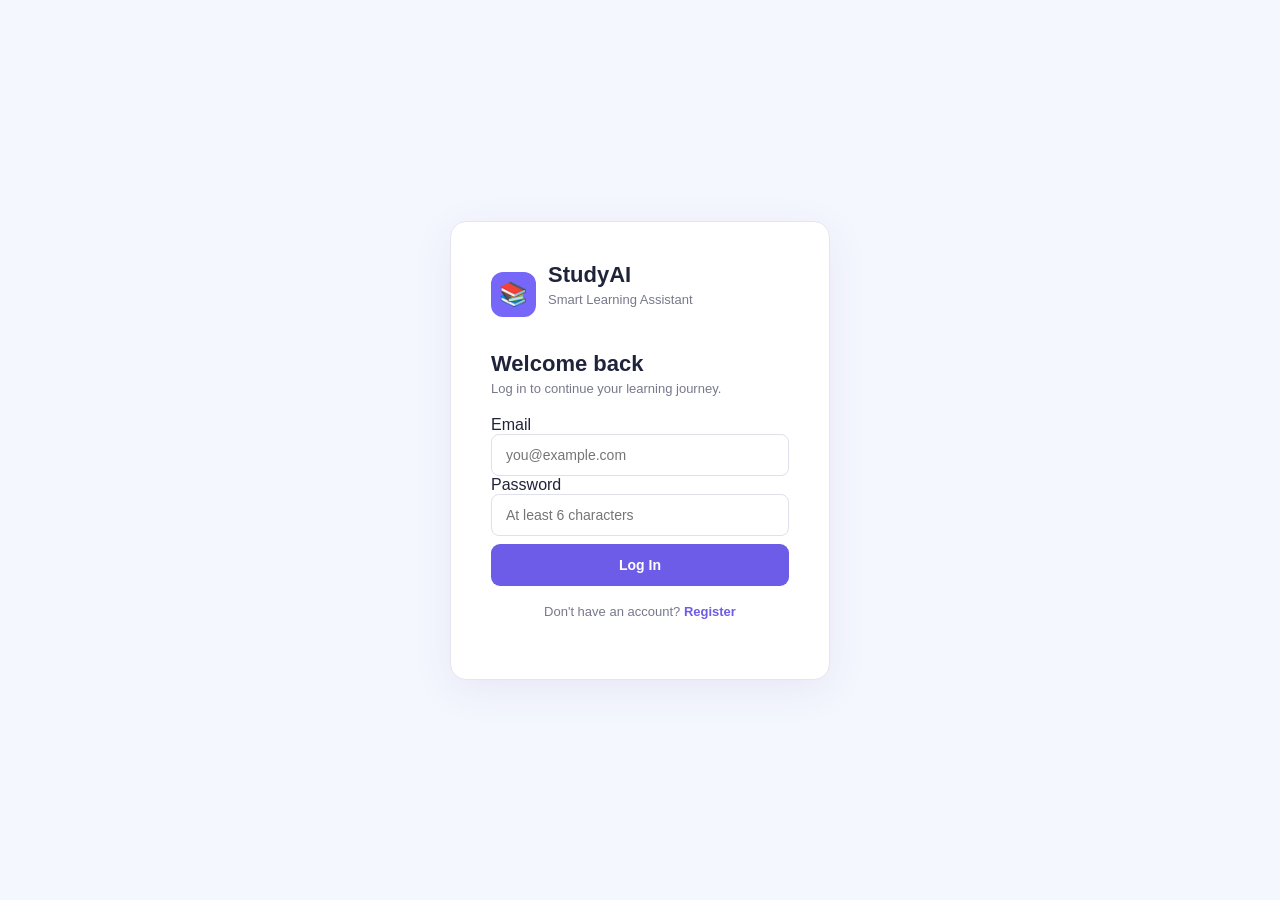
<file: index.html>
<!DOCTYPE html>
<html lang="en">
<head>
    <meta charset="UTF-8">
    <meta name="viewport" content="width=device-width, initial-scale=1.0">
    <title>Study Assistant</title>
    <link rel="stylesheet" href="style.css?v=2">
<script src="script.js?v=2"></script>
</head>
<body>
    <div class="app">
        <aside class="sidebar">
            <div class="logo">
                <div class="logo-icon">📚</div>
                <div>
                    <h2>Study<span>AI</span></h2>
                    <p>Smart Learning Assistant</p>
                    
                </div>
            </div>
            <div class="menu">
                <button type="button" class="menu-btn active" onclick="showSection('dashboard')">🏠<span>Dashboard</span></button>
                <button type="button" class="menu-btn" onclick="showSection('ask')">🤖<span>Ask AI</span></button>
                <button type="button" class="menu-btn" onclick="showSection('upload')">📤<span>Upload Notes</span></button>
                <button type="button" class="menu-btn" onclick="showSection('plan')">📅<span>Study Plan</span></button>
                <button type="button" class="menu-btn" onclick="showSection('quiz')">🧠<span>Quiz</span></button>
            </div>
            <div class="sidebar-bottom">
                <p>Available Subjects</p>
                <div id="sidebarSubjects"><span class="subject-loading">Loading...</span></div>
                <button type="button" class="refresh-btn" style="margin-top: 14px; width: 100%;" onclick="logout()">Log Out</button>
            </div>
        </aside>

        <main class="main">
            <header class="topbar">
                <div>
                    <h1 id="pageTitle">Good to see you 👋</h1>
                    <p id="pageSubtitle">Continue your learning journey today.</p>
                </div>
                <button type="button" class="refresh-btn" onclick="loadSubjects()">↻ Refresh</button>
            </header>

            <section id="dashboard" class="section active">
                <div class="welcome-card">
                    <div>
                        <p class="small-title">YOUR PERSONAL AI TUTOR</p>
                        <h2>Learn smarter.<br>Study better. 🚀</h2>
                        <p>Ask questions from your uploaded notes, generate study plans and test your knowledge.</p>
                        <button type="button" class="primary-btn" onclick="showSection('ask')">Start Learning →</button>
                    </div>
                    <div class="welcome-icon">🎓</div>
                </div>
                <div class="stats">
                    <div class="stat-card"><div class="stat-icon purple">📚</div><div><p>Subjects</p><h3 id="subjectCount">0</h3></div></div>
                    <div class="stat-card"><div class="stat-icon blue">🤖</div><div><p>AI Tutor</p><h3>Ready</h3></div></div>
                    <div class="stat-card"><div class="stat-icon green">🧠</div><div><p>Quiz</p><h3>Ready</h3></div></div>
                </div>
                <div class="quick-grid">
                    <div class="feature-card" onclick="showSection('ask')"><div class="feature-icon">🤖</div><h3>Ask AI</h3><p>Ask questions and get answers from your study material.</p><span>Ask a question →</span></div>
                    <div class="feature-card" onclick="showSection('upload')"><div class="feature-icon">📄</div><h3>Upload Notes</h3><p>Upload your PDFs and study materials to your subject.</p><span>Upload material →</span></div>
                    <div class="feature-card" onclick="showSection('plan')"><div class="feature-icon">📅</div><h3>Study Plan</h3><p>Create a personalized plan based on your exam date.</p><span>Create plan →</span></div>
                    <div class="feature-card" onclick="showSection('quiz')"><div class="feature-icon">🧠</div><h3>Take Quiz</h3><p>Generate questions and test your understanding.</p><span>Start quiz →</span></div>
                </div>
            </section>

            <section id="ask" class="section">
                <div class="section-heading"><h2>🤖 Ask AI Tutor</h2><p>Ask questions from your uploaded study material.</p></div>
                <div class="card">
                    <label>Select Subject</label>
                    <select id="askSubject"><option value="">Select subject</option></select>
                    <label>Your Question</label>
                    <textarea id="question" placeholder="Example: Explain recursion in simple words..."></textarea>
                    <button type="button" class="primary-btn" onclick="askAI()">Ask AI 🤖</button>
                </div>
                <div id="answerBox" class="answer-box hidden">
                    <div class="answer-title"><span>🤖</span>AI Tutor</div>
                    <div id="answer"></div>
                </div>
            </section>

            <section id="upload" class="section">
                <div class="section-heading"><h2>📤 Upload Study Material</h2><p>Add notes to a subject.</p></div>
                <div class="card upload-card">
                    <label>Subject</label>
                    <input type="text" id="uploadSubject" placeholder="Example: Python">
                    <label>Study Material</label>
                    <div class="drop-area" onclick="document.getElementById('fileInput').click()">
                        <div class="upload-icon">📄</div>
                        <h3>Click to select a file</h3>
                        <p>PDF, TXT and supported study materials</p>
                        <input type="file" id="fileInput" hidden onchange="showFileName()">
                        <div id="fileName"></div>
                    </div>
                    <button type="button" class="primary-btn" onclick="uploadFile()">Upload Material 📤</button>
                    <div id="uploadMessage"></div>
                </div>
            </section>

            <section id="plan" class="section">
                <div class="section-heading"><h2>📅 Study Plan</h2><p>Create a study plan based on your exam date.</p></div>
                <div class="card">
                    <label>Subject</label>
                    <select id="planSubject"><option value="">Select subject</option></select>
                    <label>Exam Date</label>
                    <input type="date" id="examDate">
                    <button type="button" class="primary-btn" onclick="generatePlan()">Generate Study Plan 📅</button>
                </div>
                <div id="planResult" class="result-box hidden"></div>
            </section>

            <section id="quiz" class="section">
                <div class="section-heading"><h2>🧠 Quiz</h2><p>Generate a quiz and test yourself.</p></div>
                <div class="card">
                    <label>Subject</label>
                    <select id="quizSubject"><option value="">Select subject</option></select>
                    <label>Topics</label>
                    <input type="text" id="quizTopics" placeholder="Example: loops, functions, recursion">
                    <label>Number of Questions</label>
                    <input type="number" id="questionCount" value="5" min="1" max="20">
                    <button type="button" class="primary-btn" onclick="generateQuiz()">Generate Quiz 🧠</button>
                </div>
                <div id="quizResult" class="quiz-container hidden"></div>
            </section>
        </main>
    </div>

    <script src="script.js"></script>
</body>
</html>
</file>
<file: style.css>
#answer p { margin: 6px 0; line-height: 1.6; }
#answer h1, #answer h2, #answer h3 { margin: 14px 0 6px; font-size: 16px; }
#answer ul, #answer ol { margin: 6px 0; padding-left: 22px; }
* {
    margin: 0;
    padding: 0;
    box-sizing: border-box;
}

body {
    font-family: Arial, Helvetica, sans-serif;
    background: #f5f7ff;
    color: #20243a;
}

button,
input,
textarea,
select {
    font-family: inherit;
}


/* =========================
   APP
========================= */

.app {
    display: flex;
    min-height: 100vh;
}


/* =========================
   SIDEBAR
========================= */

.sidebar {
    width: 260px;
    min-height: 100vh;
    background: #17152b;
    color: white;
    padding: 25px 18px;
    position: fixed;
    left: 0;
    top: 0;
    bottom: 0;
}

.logo {
    display: flex;
    align-items: center;
    gap: 12px;
    padding: 5px 10px 30px;
}

.logo-icon {
    width: 45px;
    height: 45px;
    border-radius: 12px;
    background: #7667f8;
    display: flex;
    align-items: center;
    justify-content: center;
    font-size: 23px;
}

.logo h2 {
    font-size: 21px;
}

.logo h2 span {
    color: #8f82ff;
}

.logo p {
    color: #aaa7c0;
    font-size: 11px;
    margin-top: 3px;
}


.menu {
    display: flex;
    flex-direction: column;
    gap: 7px;
}

.menu-btn {
    width: 100%;
    border: none;
    background: transparent;
    color: #b9b6ca;
    padding: 14px 15px;
    border-radius: 10px;
    text-align: left;
    display: flex;
    align-items: center;
    gap: 13px;
    cursor: pointer;
    font-size: 14px;
}

.menu-btn:hover {
    background: #25213f;
    color: white;
}

.menu-btn.active {
    background: #7567ef;
    color: white;
}


.sidebar-bottom {
    margin-top: 40px;
    padding: 0 10px;
}

.sidebar-bottom p {
    font-size: 11px;
    text-transform: uppercase;
    color: #77738e;
    margin-bottom: 12px;
}

.subject-tag {
    display: inline-block;
    padding: 7px 10px;
    margin: 3px;
    border-radius: 7px;
    background: #282443;
    color: #c9c5dc;
    font-size: 12px;
}

.subject-loading {
    color: #77738e;
    font-size: 12px;
}


/* =========================
   MAIN
========================= */

.main {
    margin-left: 260px;
    width: calc(100% - 260px);
    padding: 30px 45px;
}


.topbar {
    display: flex;
    justify-content: space-between;
    align-items: center;
    margin-bottom: 35px;
}

.topbar h1 {
    font-size: 27px;
}

.topbar p {
    color: #77798b;
    margin-top: 6px;
    font-size: 14px;
}

.refresh-btn {
    border: 1px solid #dddff0;
    background: white;
    padding: 10px 16px;
    border-radius: 8px;
    cursor: pointer;
    color: #55576c;
}


/* =========================
   SECTIONS
========================= */

.section {
    display: none;
}

.section.active {
    display: block;
}

.section-heading {
    margin-bottom: 25px;
}

.section-heading h2 {
    font-size: 25px;
}

.section-heading p {
    color: #77798b;
    margin-top: 6px;
}


/* =========================
   WELCOME
========================= */

.welcome-card {
    min-height: 280px;
    border-radius: 20px;
    padding: 35px 40px;
    background: linear-gradient(
        120deg,
        #6156db,
        #8275ed,
        #5f8fe8
    );
    color: white;
    display: flex;
    justify-content: space-between;
    align-items: center;
    overflow: hidden;
}

.small-title {
    font-size: 11px;
    letter-spacing: 1.5px;
    opacity: 0.8;
    margin-bottom: 15px;
}

.welcome-card h2 {
    font-size: 36px;
    line-height: 1.15;
}

.welcome-card p {
    max-width: 520px;
    margin: 15px 0 22px;
    line-height: 1.6;
    color: #e9e7ff;
}

.welcome-icon {
    font-size: 130px;
    opacity: 0.8;
    margin-right: 50px;
}


/* =========================
   BUTTON
========================= */

.primary-btn {
    border: none;
    background: #6d5ce7;
    color: white;
    padding: 13px 22px;
    border-radius: 9px;
    cursor: pointer;
    font-size: 14px;
    font-weight: bold;
}

.primary-btn:hover {
    background: #5948d4;
}

.welcome-card .primary-btn {
    background: white;
    color: #5d50cc;
}


/* =========================
   STATS
========================= */

.stats {
    display: grid;
    grid-template-columns: repeat(3, 1fr);
    gap: 18px;
    margin: 25px 0;
}

.stat-card {
    background: white;
    border: 1px solid #e7e8f1;
    padding: 20px;
    border-radius: 14px;
    display: flex;
    align-items: center;
    gap: 15px;
}

.stat-card p {
    color: #858697;
    font-size: 12px;
}

.stat-card h3 {
    margin-top: 4px;
    font-size: 20px;
}

.stat-icon {
    width: 44px;
    height: 44px;
    border-radius: 10px;
    display: flex;
    align-items: center;
    justify-content: center;
    font-size: 20px;
}

.purple {
    background: #eeebff;
}

.blue {
    background: #e8f2ff;
}

.green {
    background: #e8f9ef;
}


/* =========================
   FEATURE CARDS
========================= */

.quick-grid {
    display: grid;
    grid-template-columns: repeat(4, 1fr);
    gap: 18px;
}

.feature-card {
    background: white;
    border: 1px solid #e7e8f1;
    border-radius: 14px;
    padding: 23px;
    cursor: pointer;
    transition: 0.2s;
}

.feature-card:hover {
    transform: translateY(-3px);
    border-color: #aaa0ff;
    box-shadow: 0 8px 25px rgba(60, 55, 120, 0.08);
}

.feature-icon {
    font-size: 27px;
    margin-bottom: 17px;
}

.feature-card h3 {
    font-size: 17px;
    margin-bottom: 8px;
}

.feature-card p {
    color: #77798b;
    font-size: 13px;
    line-height: 1.5;
    min-height: 60px;
}

.feature-card span {
    color: #685be2;
    font-size: 12px;
    font-weight: bold;
}


/* =========================
   GENERAL CARD
========================= */

.card {
    background: white;
    border: 1px solid #e4e5ef;
    border-radius: 15px;
    padding: 28px;
    max-width: 800px;
}

.card label {
    display: block;
    font-size: 13px;
    font-weight: bold;
    margin-bottom: 8px;
    margin-top: 18px;
}

.card label:first-child {
    margin-top: 0;
}

input,
select,
textarea {
    width: 100%;
    border: 1px solid #dfe0ea;
    border-radius: 8px;
    padding: 12px 14px;
    outline: none;
    font-size: 14px;
    background: white;
}

input:focus,
select:focus,
textarea:focus {
    border-color: #7869ee;
}

textarea {
    min-height: 130px;
    resize: vertical;
}

.card .primary-btn {
    margin-top: 20px;
}


/* =========================
   ANSWER
========================= */

.answer-box { overflow-x: auto; }
#answer table { border-collapse: collapse; width: 100%; margin: 12px 0; table-layout: fixed; }
#answer th, #answer td { border: 1px solid #e3e4ed; padding: 8px 12px; text-align: left; word-wrap: break-word; overflow-wrap: break-word; }
#answer th { background: #f7f5ff; }
.answer-title {
    display: flex;
    align-items: center;
    gap: 8px;
    font-weight: bold;
    margin-bottom: 17px;
    color: #6255d5;
}

#answer {
    line-height: 1.7;
    color: #454657;
    white-space: pre-wrap;
}

.hidden {
    display: none !important;
}


/* =========================
   UPLOAD
========================= */

.upload-card {
    max-width: 700px;
}

.drop-area {
    border: 2px dashed #d7d5e7;
    border-radius: 12px;
    padding: 40px;
    text-align: center;
    cursor: pointer;
    margin-top: 10px;
}

.drop-area:hover {
    border-color: #7869ee;
    background: #faf9ff;
}

.upload-icon {
    font-size: 40px;
    margin-bottom: 10px;
}

.drop-area h3 {
    font-size: 16px;
}

.drop-area p {
    color: #88899a;
    font-size: 12px;
    margin-top: 6px;
}

#fileName {
    margin-top: 15px;
    color: #6659db;
    font-weight: bold;
    font-size: 13px;
}

#uploadMessage {
    margin-top: 15px;
    font-size: 13px;
}


/* =========================
   RESULT
========================= */

.result-box {
    margin-top: 25px;
    max-width: 800px;
    background: white;
    border: 1px solid #e2e2ed;
    border-radius: 14px;
    padding: 25px;
    line-height: 1.7;
    white-space: normal;
}


/* =========================
   QUIZ
========================= */

.quiz-container {
    margin-top: 25px;
    max-width: 850px;
}

.quiz-question {
    background: white;
    border: 1px solid #e3e4ed;
    border-radius: 13px;
    padding: 22px;
    margin-bottom: 15px;
}

.quiz-question h3 {
    font-size: 15px;
    margin-bottom: 15px;
}

.option {
    display: block;
    padding: 11px;
    border: 1px solid #e3e4ed;
    border-radius: 8px;
    margin-top: 8px;
    cursor: pointer;
}

.option:hover {
    background: #f7f5ff;
}

.submit-quiz {
    margin-top: 10px;
}


/* =========================
   RESPONSIVE
========================= */

@media (max-width: 1100px) {

    .quick-grid {
        grid-template-columns: repeat(2, 1fr);
    }

    .welcome-icon {
        margin-right: 10px;
    }
}


@media (max-width: 800px) {

    .sidebar {
        width: 75px;
        padding: 20px 10px;
    }

    .logo div:not(.logo-icon),
    .menu-btn span,
    .sidebar-bottom {
        display: none;
    }

    .menu-btn {
        justify-content: center;
    }

    .main {
        margin-left: 75px;
        width: calc(100% - 75px);
        padding: 20px;
    }

    .stats {
        grid-template-columns: 1fr;
    }

    .quick-grid {
        grid-template-columns: 1fr;
    }

    .welcome-icon {
        display: none;
    }

    .welcome-card h2 {
        font-size: 28px;
    }
}
.login-body {
    display: flex;
    align-items: center;
    justify-content: center;
    min-height: 100vh;
    background: #f5f7ff;
}

.login-card {
    background: white;
    border-radius: 16px;
    border: 1px solid #e4e5ef;
    padding: 40px;
    width: 380px;
    box-shadow: 0 10px 40px rgba(60, 55, 120, 0.08);
}

.login-logo {
    display: flex;
    align-items: center;
    gap: 12px;
    margin-bottom: 24px;
}

.login-card h2 { font-size: 22px; margin-bottom: 4px; }
.login-card p { color: #77798b; font-size: 13px; margin-bottom: 20px; }

.login-submit-btn { width: 100%; margin-top: 8px; }

.toggle-text {
    text-align: center;
    margin-top: 18px;
    font-size: 13px;
    color: #77798b;
}

.toggle-text a { color: #6d5ce7; font-weight: bold; text-decoration: none; }

.login-error {
    background: #fee;
    color: #c0392b;
    padding: 10px 14px;
    border-radius: 8px;
    font-size: 13px;
    margin-bottom: 16px;
}
#planResult,
#planResult * {
    white-space: normal !important;
}

#planResult {
    line-height: 1.5;
}
</file>
